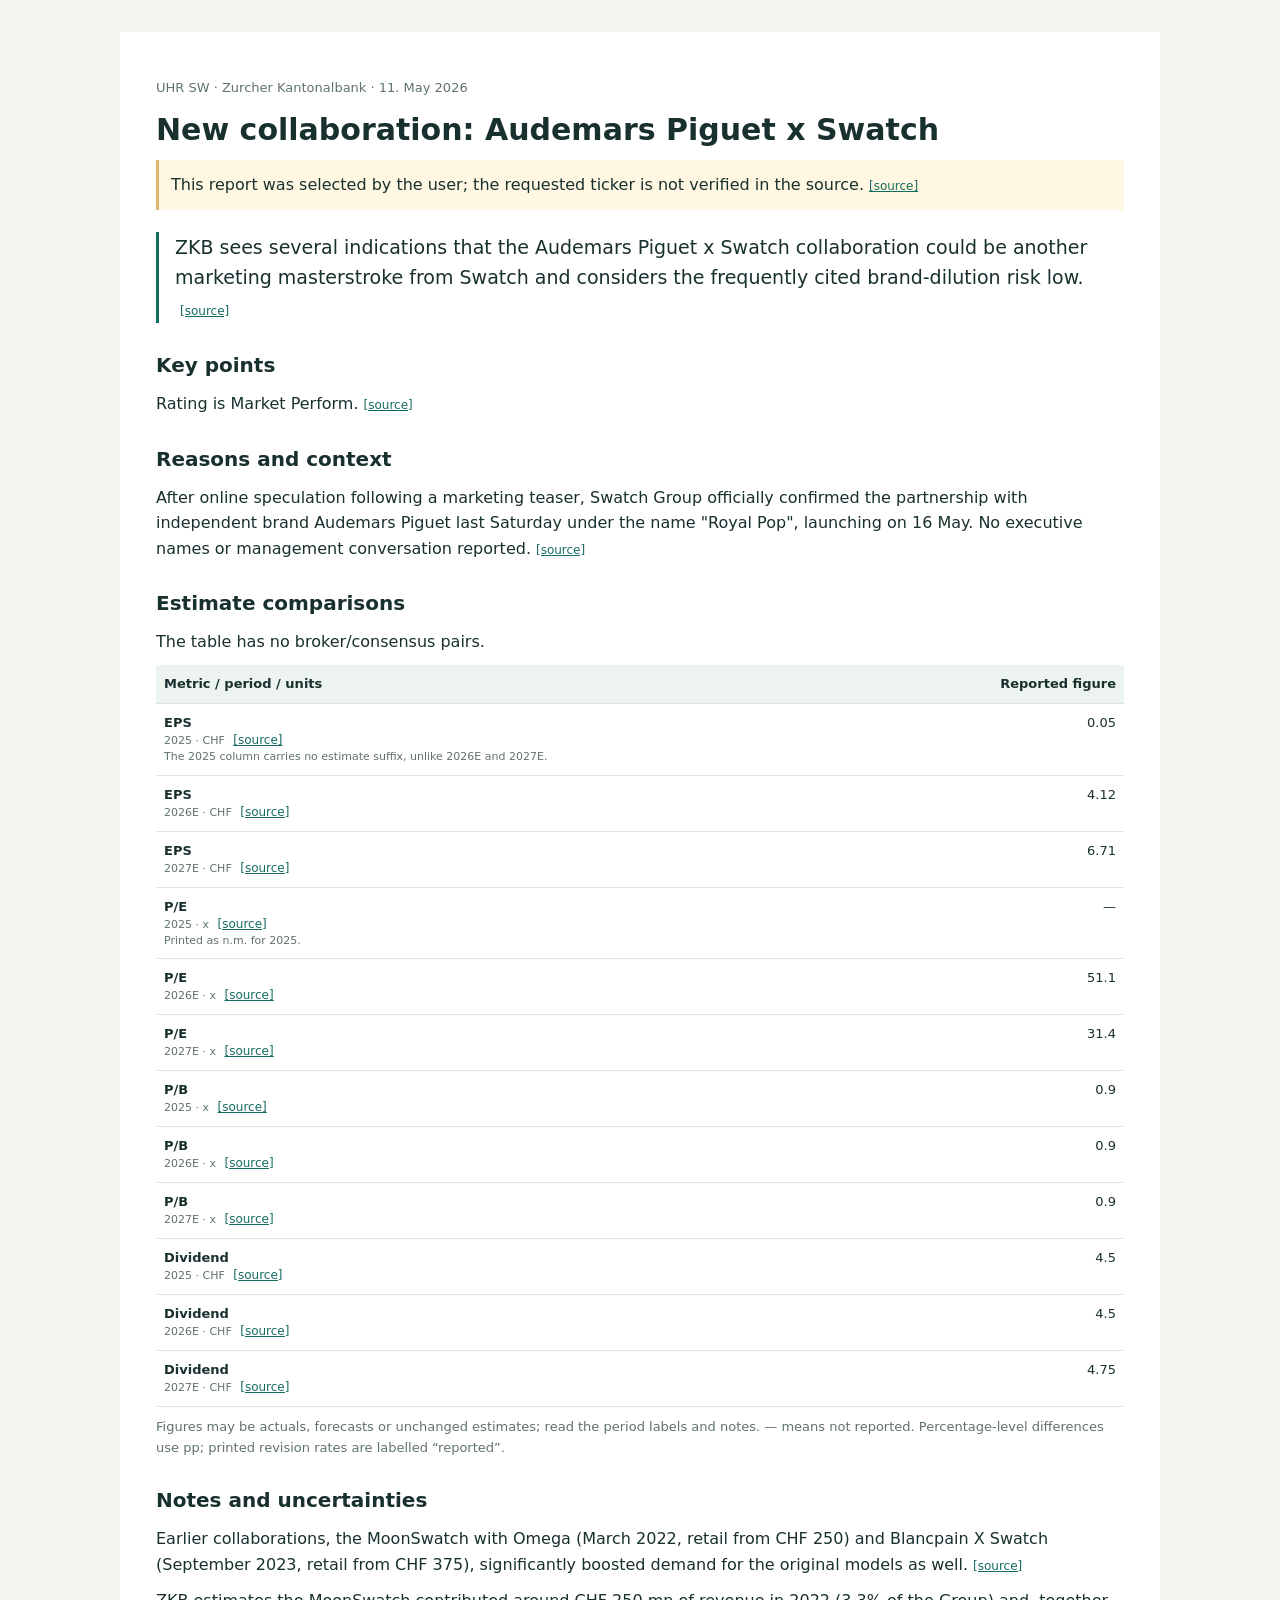
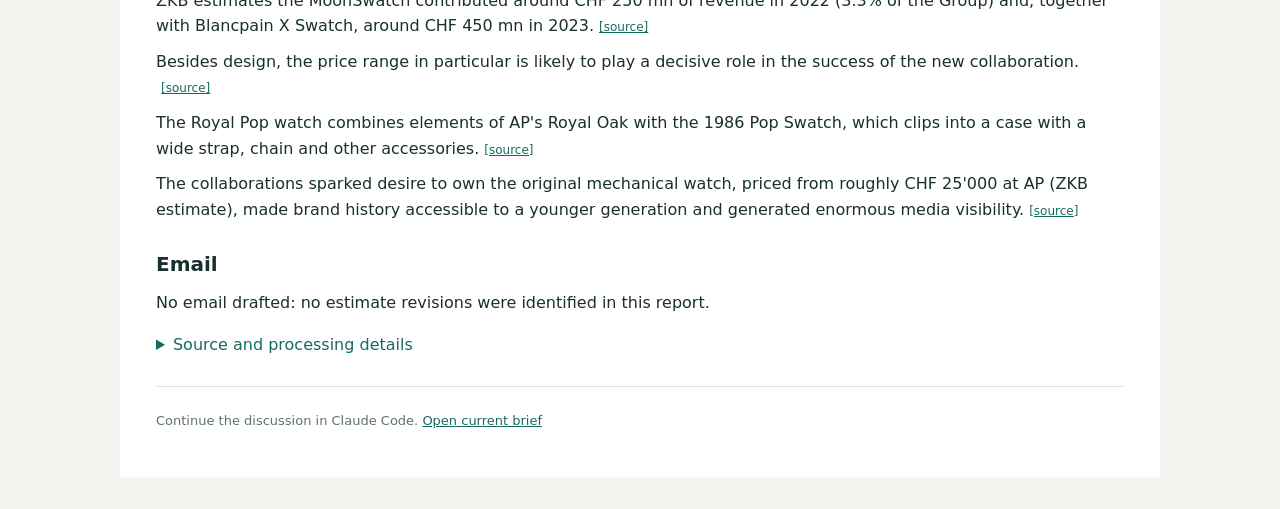
<file: submission/examples/swatch-brief.html>
<!DOCTYPE html>
<html lang="en">
<head>
  <meta charset="utf-8">
  <meta name="viewport" content="width=device-width,initial-scale=1">
  <title>New collaboration: Audemars Piguet x Swatch · Find Rpt</title>
  <style>
    :root { color-scheme: light; --ink: #18302e; --muted: #60726e; --line: #dbe4df; }
    * { box-sizing: border-box; }
    body { margin: 0; color: var(--ink); background: #f3f5f0; font: 16px/1.6 system-ui, sans-serif; }
    main { max-width: 1040px; margin: 32px auto; padding: 36px; background: white; }
    a { color: #146b60; }
    h1 { font-size: 30px; line-height: 1.25; margin: 12px 0; }
    h2 { font-size: 20px; margin: 26px 0 10px; }
    p { margin: 10px 0; }
    .meta, small { color: var(--muted); font-size: 13px; }
    .takeaway { font-size: 19px; border-left: 3px solid #146b60; padding-left: 16px; margin: 22px 0; }
    .cite { font-size: 12px; white-space: nowrap; margin-left: 5px; }
    .notice { padding: 12px; background: #fff7e1; border-left: 3px solid #d9ba6d; }
    .table-wrap { overflow-x: auto; }
    table { width: 100%; border-collapse: collapse; font-size: 13px; line-height: 1.4; }
    th, td { padding: 10px 8px; border-bottom: 1px solid var(--line); text-align: right; vertical-align: top; }
    th:first-child, td:first-child { text-align: left; }
    thead th { background: #edf4f0; white-space: nowrap; }
    td small { display: block; font-size: 11px; }
    details { margin: 16px 0; }
    summary { cursor: pointer; color: #146b60; }
    pre { white-space: pre-wrap; overflow-wrap: anywhere; background: #f6f8f5; padding: 16px; font: inherit; font-size: 14px; }
    footer { margin-top: 28px; padding-top: 14px; border-top: 1px solid var(--line); }
    .charts { display: grid; grid-template-columns: repeat(auto-fit, minmax(240px, 1fr)); gap: 16px; }
    figure { margin: 12px 0; padding: 10px; border: 1px solid var(--line); }
    figcaption { font-size: 13px; }
    svg { width: 100%; height: auto; }
    svg text { font: 11px system-ui; fill: var(--ink); }
    svg rect { fill: #468e81; }
    @media (max-width: 700px) {
      main { margin: 0; padding: 20px; }
      h1 { font-size: 25px; }
    }
    @media print {
      body { background: white; }
      main { margin: 0; padding: 0; }
      figure { break-inside: avoid; }
    }
  </style>
</head>
<body>
<main>



  <header>
    <p class="meta">UHR SW · Zurcher Kantonalbank · 11. May 2026</p>
    <h1>New collaboration: Audemars Piguet x Swatch</h1>

      <p class="notice">This report was selected by the user; the requested ticker is not verified in the source.<a class="cite" href="http://127.0.0.1:8765/source/ef3c7da91cde00ea?refs=p1l1%2Cp1l2%2Cp1l3%2Cp1l36%2Cp1l37" target="_blank" rel="noopener">[source]</a></p>

    <p class="takeaway">ZKB sees several indications that the Audemars Piguet x Swatch collaboration could be another marketing masterstroke from Swatch and considers the frequently cited brand-dilution risk low.<a class="cite" href="http://127.0.0.1:8765/source/ef3c7da91cde00ea?refs=p1l29%2Cp1l30%2Cp1l32%2Cp1l33%2Cp1l34" target="_blank" rel="noopener">[source]</a></p>
  </header>



      <section><h2>Key points</h2><p>Rating is Market Perform.<a class="cite" href="http://127.0.0.1:8765/source/ef3c7da91cde00ea?refs=p1l40%2Cp1l41" target="_blank" rel="noopener">[source]</a></p></section>

    <section>
      <h2>Reasons and context</h2>

      <p>After online speculation following a marketing teaser, Swatch Group officially confirmed the partnership with independent brand Audemars Piguet last Saturday under the name &#34;Royal Pop&#34;, launching on 16 May. No executive names or management conversation reported.<a class="cite" href="http://127.0.0.1:8765/source/ef3c7da91cde00ea?refs=p1l5%2Cp1l6%2Cp1l7%2Cp1l8%2Cp1l9%2Cp1l10" target="_blank" rel="noopener">[source]</a></p>
    </section>
    <section>
      <h2>Estimate comparisons</h2>
      <p>The table has no broker/consensus pairs.</p>


        <div class="table-wrap">
          <table>
            <thead><tr>
              <th>Metric / period / units</th>

              <th>Reported figure</th>



            </tr></thead>
            <tbody>

                <tr>
                  <td>
                    <strong>EPS</strong>
                    <small>2025 · CHF <a class="cite" href="http://127.0.0.1:8765/source/ef3c7da91cde00ea?refs=p1l51%2Cp1l48%2Cp1l47%2Cp1l52%2Cp1l49%2Cp1l50" target="_blank" rel="noopener">[source]</a></small>

                      <small>The 2025 column carries no estimate suffix, unlike 2026E and 2027E.</small>


                  </td>

                  <td>0.05</td>



                </tr>

                <tr>
                  <td>
                    <strong>EPS</strong>
                    <small>2026E · CHF <a class="cite" href="http://127.0.0.1:8765/source/ef3c7da91cde00ea?refs=p1l51%2Cp1l49%2Cp1l47%2Cp1l53" target="_blank" rel="noopener">[source]</a></small>

                  </td>

                  <td>4.12</td>



                </tr>

                <tr>
                  <td>
                    <strong>EPS</strong>
                    <small>2027E · CHF <a class="cite" href="http://127.0.0.1:8765/source/ef3c7da91cde00ea?refs=p1l51%2Cp1l50%2Cp1l47%2Cp1l54" target="_blank" rel="noopener">[source]</a></small>

                  </td>

                  <td>6.71</td>



                </tr>

                <tr>
                  <td>
                    <strong>P/E</strong>
                    <small>2025 · x <a class="cite" href="http://127.0.0.1:8765/source/ef3c7da91cde00ea?refs=p1l55%2Cp1l48%2Cp1l57%2Cp1l56" target="_blank" rel="noopener">[source]</a></small>

                      <small>Printed as n.m. for 2025.</small>


                  </td>

                  <td>—</td>



                </tr>

                <tr>
                  <td>
                    <strong>P/E</strong>
                    <small>2026E · x <a class="cite" href="http://127.0.0.1:8765/source/ef3c7da91cde00ea?refs=p1l55%2Cp1l49%2Cp1l57" target="_blank" rel="noopener">[source]</a></small>

                  </td>

                  <td>51.1</td>



                </tr>

                <tr>
                  <td>
                    <strong>P/E</strong>
                    <small>2027E · x <a class="cite" href="http://127.0.0.1:8765/source/ef3c7da91cde00ea?refs=p1l55%2Cp1l50%2Cp1l58" target="_blank" rel="noopener">[source]</a></small>

                  </td>

                  <td>31.4</td>



                </tr>

                <tr>
                  <td>
                    <strong>P/B</strong>
                    <small>2025 · x <a class="cite" href="http://127.0.0.1:8765/source/ef3c7da91cde00ea?refs=p1l59%2Cp1l48%2Cp1l60" target="_blank" rel="noopener">[source]</a></small>

                  </td>

                  <td>0.9</td>



                </tr>

                <tr>
                  <td>
                    <strong>P/B</strong>
                    <small>2026E · x <a class="cite" href="http://127.0.0.1:8765/source/ef3c7da91cde00ea?refs=p1l59%2Cp1l49%2Cp1l61" target="_blank" rel="noopener">[source]</a></small>

                  </td>

                  <td>0.9</td>



                </tr>

                <tr>
                  <td>
                    <strong>P/B</strong>
                    <small>2027E · x <a class="cite" href="http://127.0.0.1:8765/source/ef3c7da91cde00ea?refs=p1l59%2Cp1l50%2Cp1l62" target="_blank" rel="noopener">[source]</a></small>

                  </td>

                  <td>0.9</td>



                </tr>

                <tr>
                  <td>
                    <strong>Dividend</strong>
                    <small>2025 · CHF <a class="cite" href="http://127.0.0.1:8765/source/ef3c7da91cde00ea?refs=p1l63%2Cp1l48%2Cp1l47%2Cp1l64" target="_blank" rel="noopener">[source]</a></small>

                  </td>

                  <td>4.5</td>



                </tr>

                <tr>
                  <td>
                    <strong>Dividend</strong>
                    <small>2026E · CHF <a class="cite" href="http://127.0.0.1:8765/source/ef3c7da91cde00ea?refs=p1l63%2Cp1l49%2Cp1l47%2Cp1l65" target="_blank" rel="noopener">[source]</a></small>

                  </td>

                  <td>4.5</td>



                </tr>

                <tr>
                  <td>
                    <strong>Dividend</strong>
                    <small>2027E · CHF <a class="cite" href="http://127.0.0.1:8765/source/ef3c7da91cde00ea?refs=p1l63%2Cp1l50%2Cp1l47%2Cp1l66" target="_blank" rel="noopener">[source]</a></small>

                  </td>

                  <td>4.75</td>



                </tr>

            </tbody>
          </table>
        </div>
        <p class="meta">Figures may be actuals, forecasts or unchanged estimates; read the period labels and notes. — means not reported. Percentage-level differences use pp; printed revision rates are labelled “reported”.</p>


    </section>

      <section><h2>Notes and uncertainties</h2><p>Earlier collaborations, the MoonSwatch with Omega (March 2022, retail from CHF 250) and Blancpain X Swatch (September 2023, retail from CHF 375), significantly boosted demand for the original models as well.<a class="cite" href="http://127.0.0.1:8765/source/ef3c7da91cde00ea?refs=p1l15%2Cp1l16%2Cp1l17%2Cp1l18%2Cp1l19%2Cp1l20" target="_blank" rel="noopener">[source]</a></p><p>ZKB estimates the MoonSwatch contributed around CHF 250 mn of revenue in 2022 (3.3% of the Group) and, together with Blancpain X Swatch, around CHF 450 mn in 2023.<a class="cite" href="http://127.0.0.1:8765/source/ef3c7da91cde00ea?refs=p1l20%2Cp1l21%2Cp1l22%2Cp1l23" target="_blank" rel="noopener">[source]</a></p><p>Besides design, the price range in particular is likely to play a decisive role in the success of the new collaboration.<a class="cite" href="http://127.0.0.1:8765/source/ef3c7da91cde00ea?refs=p1l31%2Cp1l32" target="_blank" rel="noopener">[source]</a></p><p>The Royal Pop watch combines elements of AP&#39;s Royal Oak with the 1986 Pop Swatch, which clips into a case with a wide strap, chain and other accessories.<a class="cite" href="http://127.0.0.1:8765/source/ef3c7da91cde00ea?refs=p1l10%2Cp1l11%2Cp1l12%2Cp1l13%2Cp1l14" target="_blank" rel="noopener">[source]</a></p><p>The collaborations sparked desire to own the original mechanical watch, priced from roughly CHF 25&#39;000 at AP (ZKB estimate), made brand history accessible to a younger generation and generated enormous media visibility.<a class="cite" href="http://127.0.0.1:8765/source/ef3c7da91cde00ea?refs=p1l24%2Cp1l25%2Cp1l26%2Cp1l27%2Cp1l28%2Cp1l29" target="_blank" rel="noopener">[source]</a></p></section>



  <section id="email-draft">

      <h2>Email</h2><p>No email drafted: no estimate revisions were identified in this report.</p>

  </section>

  <details>
    <summary>Source and processing details</summary>
    <p><a href="http://127.0.0.1:8765/pdf/ef3c7da91cde00ea" target="_blank" rel="noopener">Original report</a> · <a href="http://127.0.0.1:8765/case/02f913f7c1ef4244b51a27d8c399ed44/2/data.json">Structured data</a></p>
    <p class="meta">File date 20260511 · Saved version 2 · 213 prose words<br>Validated evidence publication · 2026-09-13T07:37:40.399086+00:00</p>


      <ul><li>The newsflash prints current EPS, P/E, P/B and dividend levels only; no prior estimates, revision rates, consensus figures or price target are printed, so no revision or comparison could be extracted.</li><li>Page 1 contains a share-price chart (Swatch Group versus SLI, mid-2025 to 2026) that is image-only and is not represented by the source-line tools.</li><li>The requested ticker suffix &#34;SW&#34; is not printed in the report; the source shows &#34;Swatch Group (UHR)&#34; and security number B: 1 225 515 only, so identity remains ambiguous rather than source-confirmed.</li><li>No analyst email address is printed; only a telephone number is disclosed, so a draft recipient address is unavailable.</li></ul>

    <p class="meta">Source identity: ambiguous.<a class="cite" href="http://127.0.0.1:8765/source/ef3c7da91cde00ea?refs=p1l1%2Cp1l2%2Cp1l3%2Cp1l36%2Cp1l37" target="_blank" rel="noopener">[source]</a><br>Original PDF SHA256: ef3c7da91cde00eaf5214f3f30979f3e8a9234a65b9d19bc3aa5cf8bf03b91a3</p>
    <p class="meta">Source highlights require the local viewer. Citations identify evidence; they do not guarantee that its interpretation is correct.</p>
  </details>
  <footer><p class="meta">Continue the discussion in Claude Code. <a href="http://127.0.0.1:8765/case/02f913f7c1ef4244b51a27d8c399ed44">Open current brief</a></p></footer>
</main>
</body>
</html>
</file>
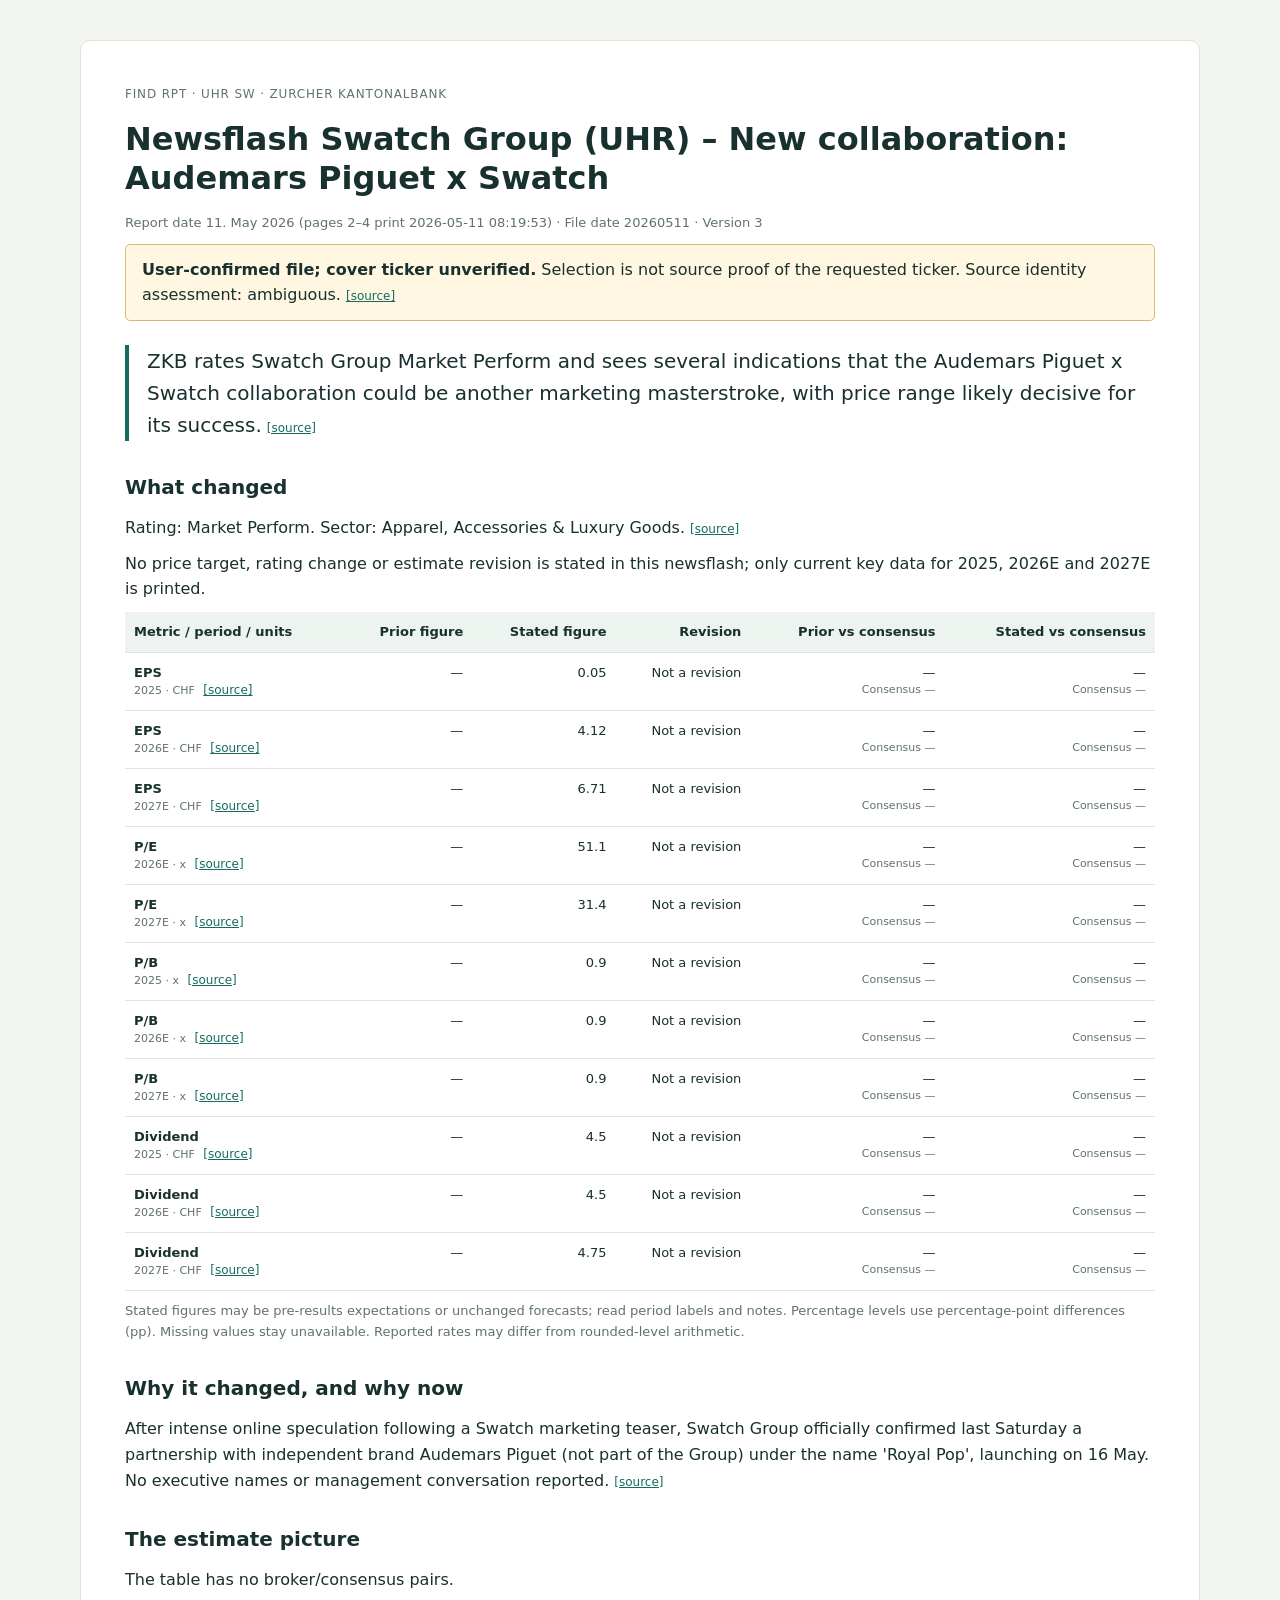
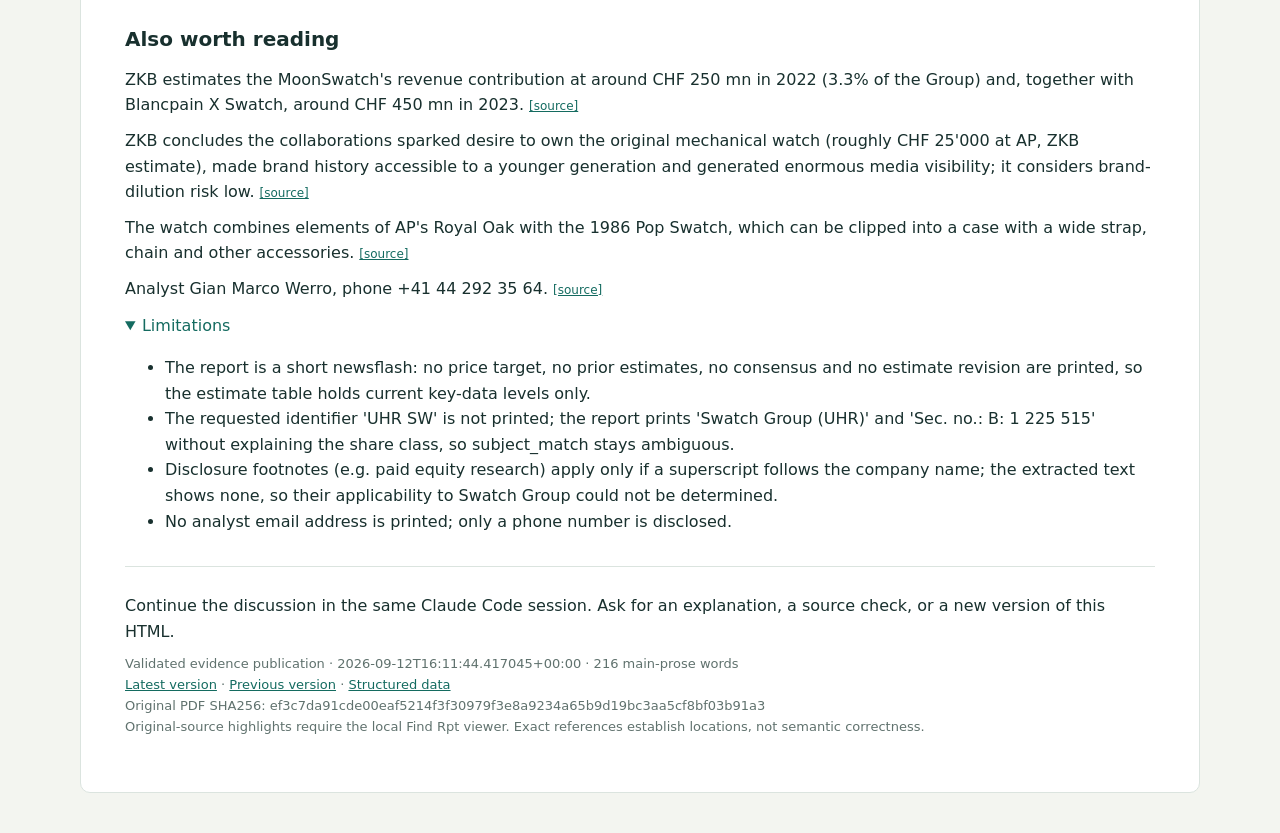
<file: submission/examples/swatch-v3.html>
<!DOCTYPE html>
<html lang="en">
  <head>
    <meta charset="utf-8">
    <meta name="viewport" content="width=device-width,initial-scale=1">
    <title>Newsflash Swatch Group (UHR) – New collaboration: Audemars Piguet x Swatch · Find Rpt</title>
    <style>
        :root {
            color-scheme: light;
            --ink: #18302e;
            --muted: #60726e;
            --accent: #146b60;
            --line: #dbe4df
        }

        * {
            box-sizing: border-box
        }

        body {
            margin: 0;
            background: #f3f5f0;
            color: var(--ink);
            font: 16px/1.6 system-ui, -apple-system, sans-serif
        }

        main {
            max-width: 1120px;
            margin: 40px auto;
            padding: 44px;
            background: white;
            border: 1px solid var(--line);
            border-radius: 10px
        }

        a {
            color: var(--accent)
        }

        h1 {
            font-size: 32px;
            line-height: 1.2;
            margin: 16px 0
        }

        h2 {
            font-size: 20px;
            margin: 30px 0 12px
        }

        p {
            margin: 10px 0
        }

        .eyebrow {
            font-size: 12px;
            letter-spacing: .07em;
            text-transform: uppercase;
            color: var(--muted)
        }

        .meta,
        small {
            color: var(--muted);
            font-size: 13px
        }

        .takeaway {
            font-size: 20px;
            border-left: 4px solid var(--accent);
            padding-left: 18px;
            margin: 24px 0
        }

        .cite {
            font-size: 12px;
            white-space: nowrap;
            margin-left: 5px
        }

        .notice {
            padding: 12px 16px;
            border: 1px solid #d9ba6d;
            background: #fff7e1;
            border-radius: 5px
        }

        .table-wrap {
            overflow: auto
        }

        table {
            width: 100%;
            border-collapse: collapse;
            font-size: 13px;
            line-height: 1.4
        }

        th,
        td {
            padding: 11px 9px;
            border-bottom: 1px solid var(--line);
            text-align: right;
            vertical-align: top
        }

        th:first-child,
        td:first-child {
            text-align: left
        }

        thead th {
            background: #edf4f0;
            white-space: nowrap
        }

        td small {
            display: block;
            font-size: 11px
        }

        details {
            margin: 12px 0
        }

        summary {
            cursor: pointer;
            color: var(--accent)
        }

        pre {
            white-space: pre-wrap;
            background: #f6f8f5;
            padding: 18px;
            font: 14px/1.6 system-ui, sans-serif
        }

        footer {
            border-top: 1px solid var(--line);
            margin-top: 32px;
            padding-top: 16px
        }

        .charts {
            display: grid;
            grid-template-columns: repeat(auto-fit, minmax(260px, 1fr));
            gap: 16px
        }

        .charts figure {
            margin: 0;
            border: 1px solid var(--line);
            padding: 12px;
            border-radius: 5px
        }

        .charts figcaption {
            font-size: 13px
        }

        .charts svg {
            width: 100%;
            height: auto
        }

        .charts text {
            font: 11px system-ui;
            fill: var(--ink)
        }

        .charts rect {
            fill: #468e81
        }

        @media(max-width:700px) {
            main {
                margin: 0;
                padding: 22px;
                border: 0;
                border-radius: 0
            }

            h1 {
                font-size: 25px
            }
        }

        @media print {
            body {
                background: white
            }

            main {
                margin: 0;
                border: 0;
                padding: 15px
            }

            a {
                color: inherit
            }

            details {
                display: block
            }

            .charts figure {
                break-inside: avoid
            }
        }
    </style>
  </head>
  <body>
    <main>
      
      
      <header>
        <div class="eyebrow">Find Rpt · UHR SW · Zurcher Kantonalbank</div>
        <h1>Newsflash Swatch Group (UHR) – New collaboration: Audemars Piguet x Swatch</h1>
        <p class="meta">Report date 11. May 2026 (pages 2–4 print 2026-05-11 08:19:53) · File date 20260511 · Version 3</p>
        <p class="notice"><strong>User-confirmed file; cover ticker unverified.</strong> Selection is not source proof of the requested ticker. Source identity assessment: ambiguous.<a class="cite"
   href="http://127.0.0.1:8765/source/ef3c7da91cde00ea?refs=p1l1%2Cp1l2%2Cp1l3%2Cp1l36%2Cp1l37%2Cp1l38%2Cp1l39%2Cp2l3"
   target="_blank"
   rel="noopener">[source]</a></p>
        <p class="takeaway">ZKB rates Swatch Group Market Perform and sees several indications that the Audemars Piguet x Swatch collaboration could be another marketing masterstroke, with price range likely decisive for its success.<a class="cite"
   href="http://127.0.0.1:8765/source/ef3c7da91cde00ea?refs=p1l40%2Cp1l41%2Cp1l31%2Cp1l32%2Cp1l33%2Cp1l34"
   target="_blank"
   rel="noopener">[source]</a></p>
      </header>
      
      
      <section><h2>What changed</h2><p>Rating: Market Perform. Sector: Apparel, Accessories &amp; Luxury Goods.<a class="cite"
   href="http://127.0.0.1:8765/source/ef3c7da91cde00ea?refs=p1l40%2Cp1l41%2Cp1l42%2Cp1l43"
   target="_blank"
   rel="noopener">[source]</a></p><p>No price target, rating change or estimate revision is stated in this newsflash; only current key data for 2025, 2026E and 2027E is printed.</p>
        
        <div class="table-wrap"><table><thead><tr><th>Metric / period / units</th><th>Prior figure</th><th>Stated figure</th><th>Revision</th><th>Prior vs consensus</th><th>Stated vs consensus</th></tr></thead><tbody>
          <tr><td><strong>EPS</strong><small>2025 · CHF <a class="cite"
   href="http://127.0.0.1:8765/source/ef3c7da91cde00ea?refs=p1l51%2Cp1l48%2Cp1l47%2Cp1l52"
   target="_blank"
   rel="noopener">[source]</a></small></td><td>—</td><td>0.05</td><td>Not a revision</td><td>—<small>Consensus —</small></td><td>—<small>Consensus —</small></td></tr><tr><td><strong>EPS</strong><small>2026E · CHF <a class="cite"
   href="http://127.0.0.1:8765/source/ef3c7da91cde00ea?refs=p1l51%2Cp1l49%2Cp1l47%2Cp1l53"
   target="_blank"
   rel="noopener">[source]</a></small></td><td>—</td><td>4.12</td><td>Not a revision</td><td>—<small>Consensus —</small></td><td>—<small>Consensus —</small></td></tr><tr><td><strong>EPS</strong><small>2027E · CHF <a class="cite"
   href="http://127.0.0.1:8765/source/ef3c7da91cde00ea?refs=p1l51%2Cp1l50%2Cp1l47%2Cp1l54"
   target="_blank"
   rel="noopener">[source]</a></small></td><td>—</td><td>6.71</td><td>Not a revision</td><td>—<small>Consensus —</small></td><td>—<small>Consensus —</small></td></tr><tr><td><strong>P/E</strong><small>2026E · x <a class="cite"
   href="http://127.0.0.1:8765/source/ef3c7da91cde00ea?refs=p1l55%2Cp1l49%2Cp1l57"
   target="_blank"
   rel="noopener">[source]</a></small></td><td>—</td><td>51.1</td><td>Not a revision</td><td>—<small>Consensus —</small></td><td>—<small>Consensus —</small></td></tr><tr><td><strong>P/E</strong><small>2027E · x <a class="cite"
   href="http://127.0.0.1:8765/source/ef3c7da91cde00ea?refs=p1l55%2Cp1l50%2Cp1l58"
   target="_blank"
   rel="noopener">[source]</a></small></td><td>—</td><td>31.4</td><td>Not a revision</td><td>—<small>Consensus —</small></td><td>—<small>Consensus —</small></td></tr><tr><td><strong>P/B</strong><small>2025 · x <a class="cite"
   href="http://127.0.0.1:8765/source/ef3c7da91cde00ea?refs=p1l59%2Cp1l48%2Cp1l60"
   target="_blank"
   rel="noopener">[source]</a></small></td><td>—</td><td>0.9</td><td>Not a revision</td><td>—<small>Consensus —</small></td><td>—<small>Consensus —</small></td></tr><tr><td><strong>P/B</strong><small>2026E · x <a class="cite"
   href="http://127.0.0.1:8765/source/ef3c7da91cde00ea?refs=p1l59%2Cp1l49%2Cp1l61"
   target="_blank"
   rel="noopener">[source]</a></small></td><td>—</td><td>0.9</td><td>Not a revision</td><td>—<small>Consensus —</small></td><td>—<small>Consensus —</small></td></tr><tr><td><strong>P/B</strong><small>2027E · x <a class="cite"
   href="http://127.0.0.1:8765/source/ef3c7da91cde00ea?refs=p1l59%2Cp1l50%2Cp1l62"
   target="_blank"
   rel="noopener">[source]</a></small></td><td>—</td><td>0.9</td><td>Not a revision</td><td>—<small>Consensus —</small></td><td>—<small>Consensus —</small></td></tr><tr><td><strong>Dividend</strong><small>2025 · CHF <a class="cite"
   href="http://127.0.0.1:8765/source/ef3c7da91cde00ea?refs=p1l63%2Cp1l48%2Cp1l47%2Cp1l64"
   target="_blank"
   rel="noopener">[source]</a></small></td><td>—</td><td>4.5</td><td>Not a revision</td><td>—<small>Consensus —</small></td><td>—<small>Consensus —</small></td></tr><tr><td><strong>Dividend</strong><small>2026E · CHF <a class="cite"
   href="http://127.0.0.1:8765/source/ef3c7da91cde00ea?refs=p1l63%2Cp1l49%2Cp1l47%2Cp1l65"
   target="_blank"
   rel="noopener">[source]</a></small></td><td>—</td><td>4.5</td><td>Not a revision</td><td>—<small>Consensus —</small></td><td>—<small>Consensus —</small></td></tr><tr><td><strong>Dividend</strong><small>2027E · CHF <a class="cite"
   href="http://127.0.0.1:8765/source/ef3c7da91cde00ea?refs=p1l63%2Cp1l50%2Cp1l47%2Cp1l66"
   target="_blank"
   rel="noopener">[source]</a></small></td><td>—</td><td>4.75</td><td>Not a revision</td><td>—<small>Consensus —</small></td><td>—<small>Consensus —</small></td></tr>
        </tbody></table></div><p class="meta">Stated figures may be pre-results expectations or unchanged forecasts; read period labels and notes. Percentage levels use percentage-point differences (pp). Missing values stay unavailable. Reported rates may differ from rounded-level arithmetic.</p></section>
      <section><h2>Why it changed, and why now</h2><p>After intense online speculation following a Swatch marketing teaser, Swatch Group officially confirmed last Saturday a partnership with independent brand Audemars Piguet (not part of the Group) under the name &#39;Royal Pop&#39;, launching on 16 May. No executive names or management conversation reported.<a class="cite"
   href="http://127.0.0.1:8765/source/ef3c7da91cde00ea?refs=p1l5%2Cp1l6%2Cp1l7%2Cp1l8%2Cp1l9%2Cp1l10"
   target="_blank"
   rel="noopener">[source]</a></p></section>
      <section><h2>The estimate picture</h2><p>The table has no broker/consensus pairs.</p></section>
      <section><h2>Also worth reading</h2><p>ZKB estimates the MoonSwatch&#39;s revenue contribution at around CHF 250 mn in 2022 (3.3% of the Group) and, together with Blancpain X Swatch, around CHF 450 mn in 2023.<a class="cite"
   href="http://127.0.0.1:8765/source/ef3c7da91cde00ea?refs=p1l20%2Cp1l21%2Cp1l22%2Cp1l23"
   target="_blank"
   rel="noopener">[source]</a></p><p>ZKB concludes the collaborations sparked desire to own the original mechanical watch (roughly CHF 25&#39;000 at AP, ZKB estimate), made brand history accessible to a younger generation and generated enormous media visibility; it considers brand-dilution risk low.<a class="cite"
   href="http://127.0.0.1:8765/source/ef3c7da91cde00ea?refs=p1l24%2Cp1l25%2Cp1l26%2Cp1l27%2Cp1l28%2Cp1l29%2Cp1l30"
   target="_blank"
   rel="noopener">[source]</a></p><p>The watch combines elements of AP&#39;s Royal Oak with the 1986 Pop Swatch, which can be clipped into a case with a wide strap, chain and other accessories.<a class="cite"
   href="http://127.0.0.1:8765/source/ef3c7da91cde00ea?refs=p1l10%2Cp1l11%2Cp1l12%2Cp1l13%2Cp1l14"
   target="_blank"
   rel="noopener">[source]</a></p><p>Analyst Gian Marco Werro, phone +41 44 292 35 64.<a class="cite"
   href="http://127.0.0.1:8765/source/ef3c7da91cde00ea?refs=p1l44%2Cp1l45%2Cp1l46"
   target="_blank"
   rel="noopener">[source]</a></p></section>
      
      <details open><summary>Limitations</summary><ul><li>The report is a short newsflash: no price target, no prior estimates, no consensus and no estimate revision are printed, so the estimate table holds current key-data levels only.</li><li>The requested identifier &#39;UHR SW&#39; is not printed; the report prints &#39;Swatch Group (UHR)&#39; and &#39;Sec. no.: B: 1 225 515&#39; without explaining the share class, so subject_match stays ambiguous.</li><li>Disclosure footnotes (e.g. paid equity research) apply only if a superscript follows the company name; the extracted text shows none, so their applicability to Swatch Group could not be determined.</li><li>No analyst email address is printed; only a phone number is disclosed.</li></ul></details>
      
      <footer><p>Continue the discussion in the same Claude Code session. Ask for an explanation, a source check, or a new version of this HTML.</p><p class="meta">Validated evidence publication · 2026-09-12T16:11:44.417045+00:00 · 216 main-prose words<br><a href="http://127.0.0.1:8765/case/68a4ad2f568a4750b3ea3f3e0a9e93c0">Latest version</a> · <a href="http://127.0.0.1:8765/case/68a4ad2f568a4750b3ea3f3e0a9e93c0/2">Previous version</a> · <a href="http://127.0.0.1:8765/case/68a4ad2f568a4750b3ea3f3e0a9e93c0/3/data.json">Structured data</a><br>Original PDF SHA256: ef3c7da91cde00eaf5214f3f30979f3e8a9234a65b9d19bc3aa5cf8bf03b91a3<br>Original-source highlights require the local Find Rpt viewer. Exact references establish locations, not semantic correctness.</p></footer>
    </main>
  </body>
</html>
</file>
